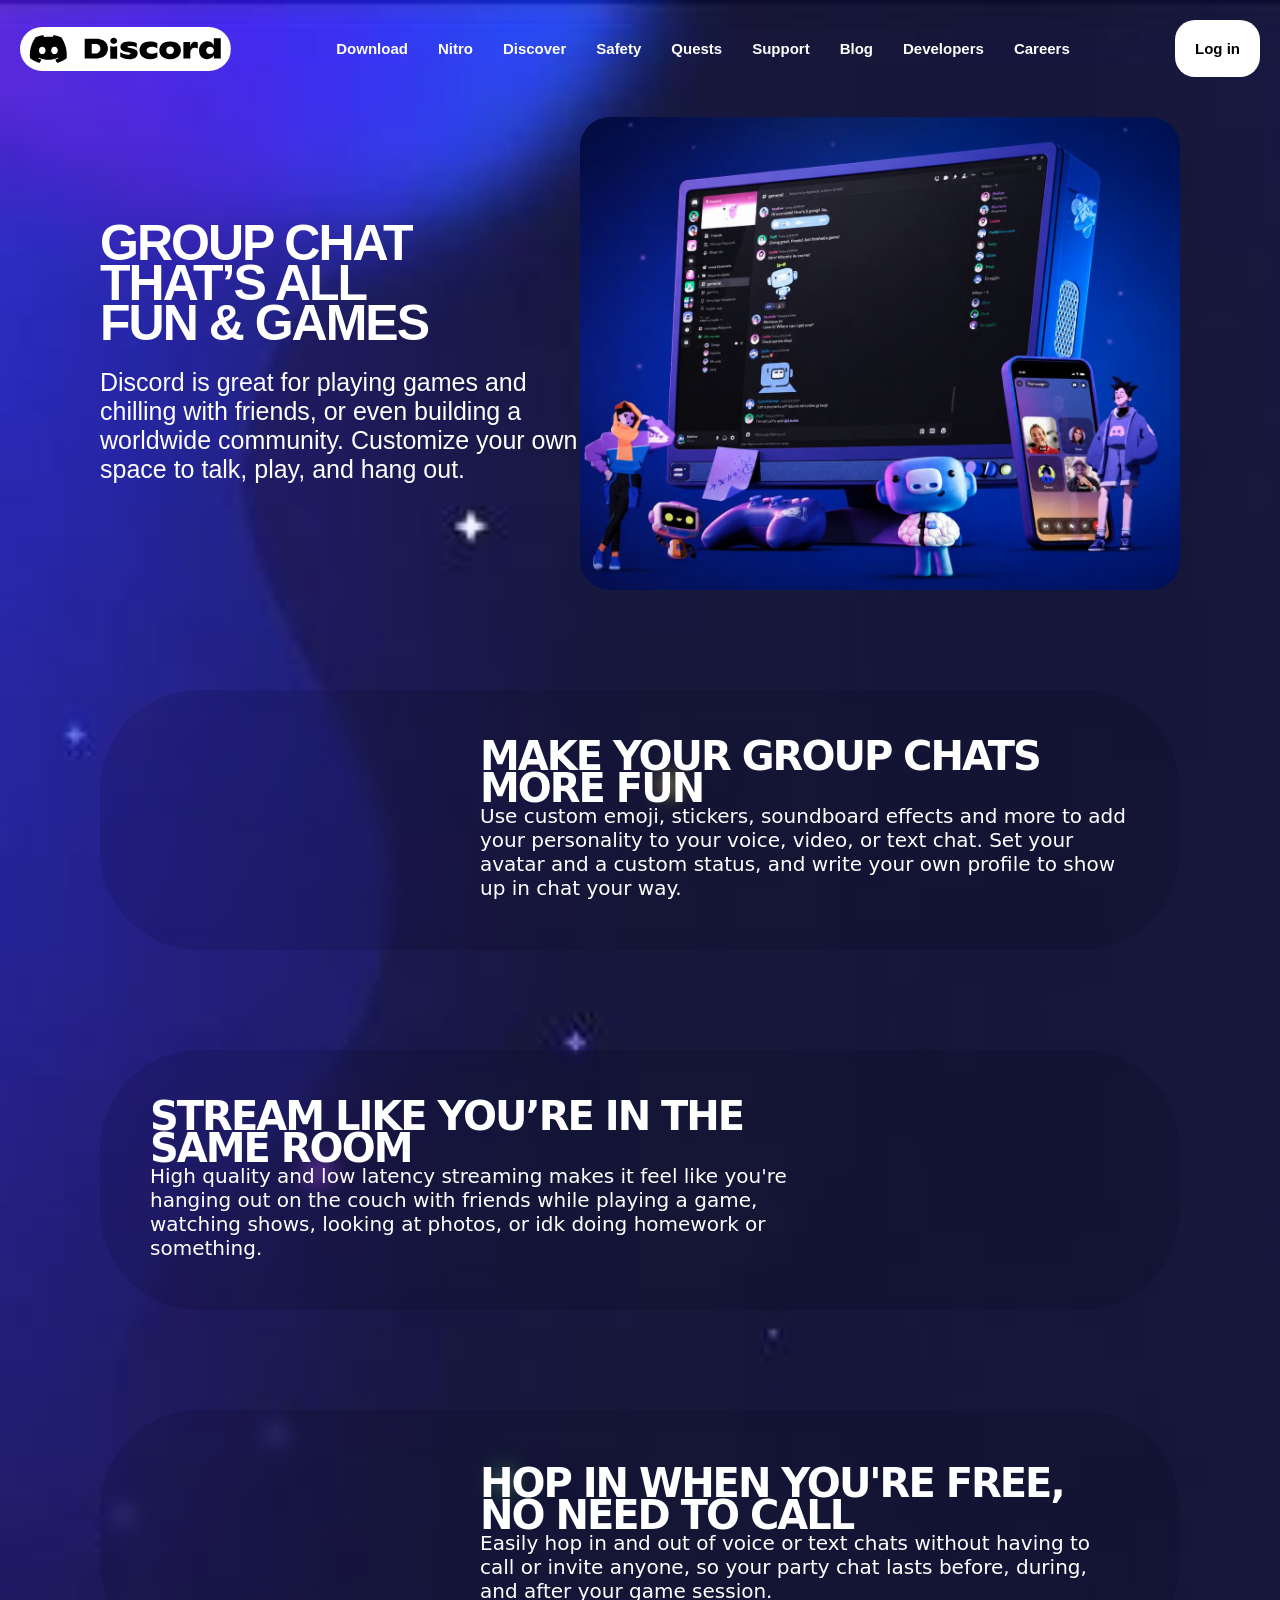
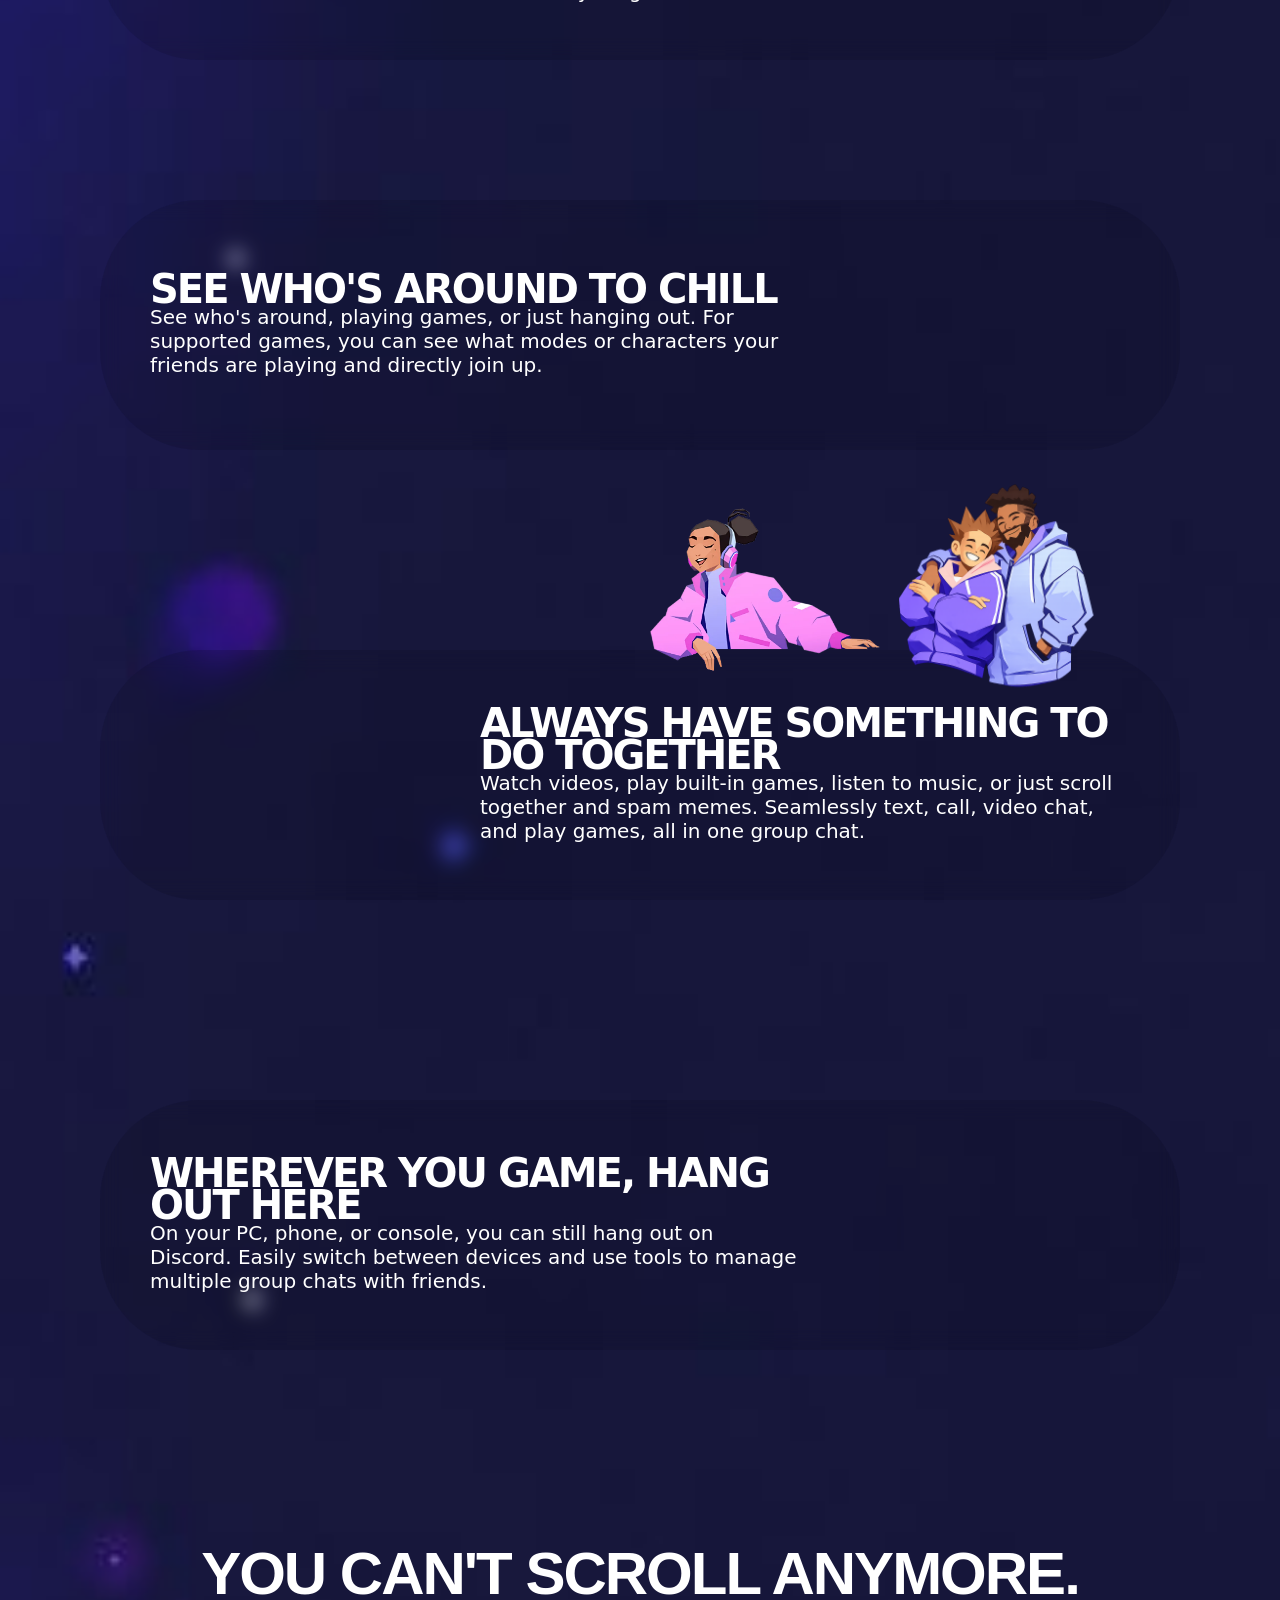
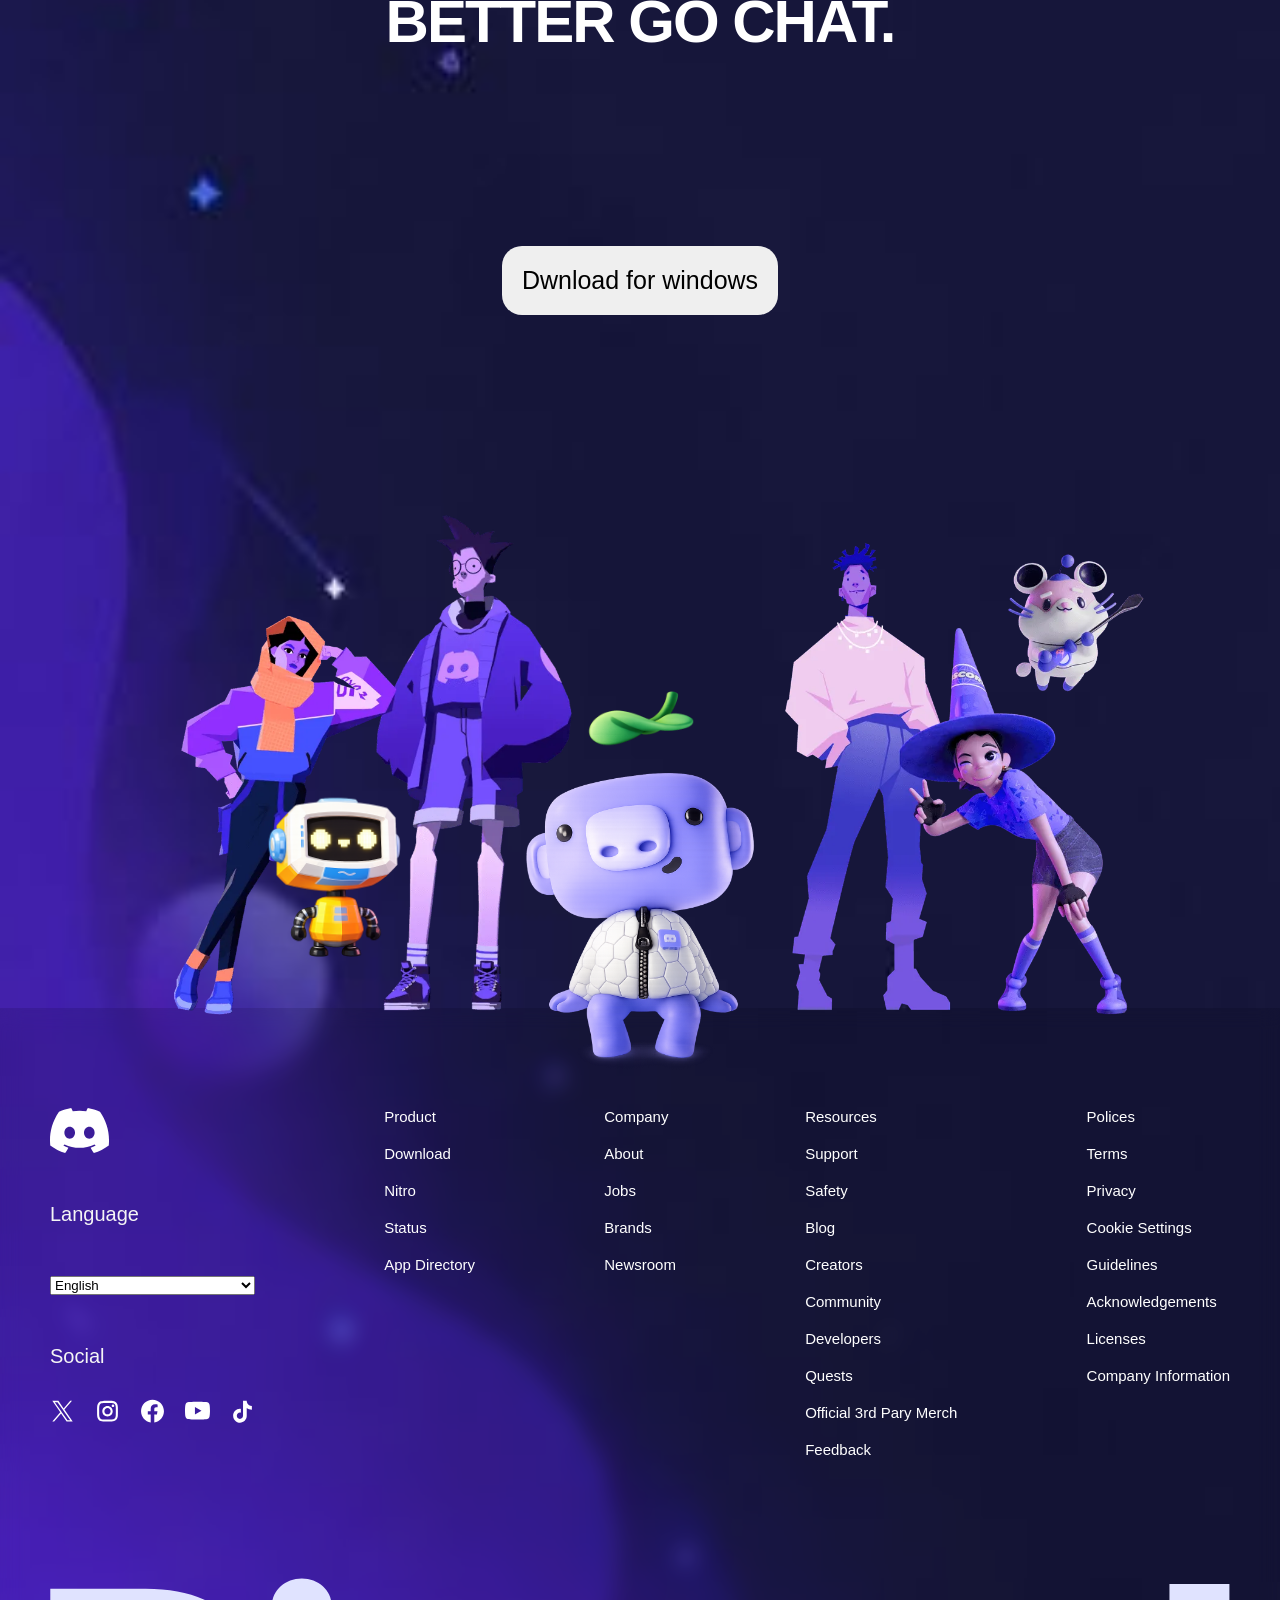
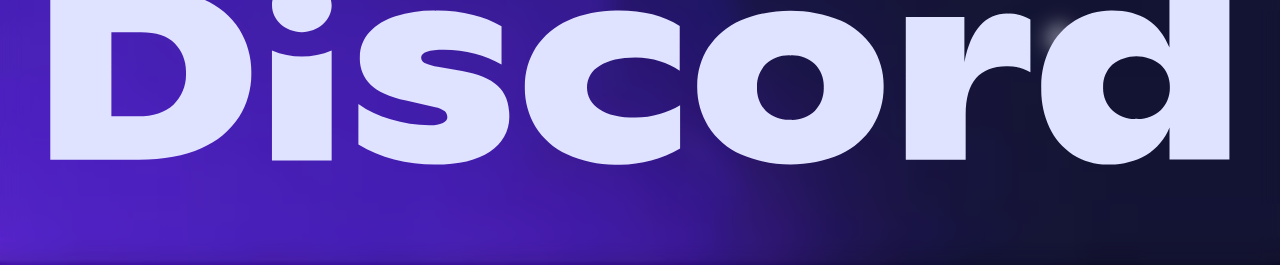
<file: index.html>
<!DOCTYPE html>
<html lang="en">

<head>
    <meta charset="UTF-8">
    <meta name="viewport" content="width=device-width, initial-scale=1.0">
    <title>Document</title>
    <link rel="stylesheet" href="./style.css">
</head>

<body>
    <header>
        <img src="./67d00cf7266d2c75571aebde_Example.svg" alt="">
        <aside>
            <a href="">Download</a>
            <a href="">Nitro</a>
            <a href="">Discover</a>
            <a href="">Safety</a>
            <a href="">Quests</a>
            <a href="">Support</a>
            <a href="">Blog</a>
            <a href="">Developers</a>
            <a href="">Careers</a>
        </aside>
        <a class="login" href="./login.html">Log in</a>
    </header>
    <main>
        <section class="one">
            <aside>
                <h1>Group chat <br> that’s all <br> fun & games</h1>
                <p>Discord is great for playing games and chilling with friends, or even building a worldwide community.
                    Customize your own space to talk, play, and hang out.</p>
            </aside>
            <img src="./photo_2026-06-02_14-52-34.jpg" alt="">
        </section>
        <section class="two">
            <img src="./Без названия.png" alt="">
            <video
                src="./6257adef93867e50d84d30e2_6787b62a9742f59453ba8919_Discord_Websote_Refresh_Emojis2_EN-transcode.mp4"
                autoplay loop></video>
            <aside>
                <h1>MAKE YOUR GROUP CHATS MORE FUN</h1>
                <p>Use custom emoji, stickers, soundboard effects and more to add your personality to your voice, video,
                    or text chat. Set your avatar and a custom status, and write your own profile to show up in chat
                    your way.</p>
            </aside>
        </section>
        <section class="two">
            <img src="./Без названия.png" alt="">
            <aside>
                <h1>stream like you’re in the same room</h1>
                <p>High quality and low latency streaming makes it feel like you're hanging out on the couch with
                    friends while playing a game, watching shows, looking at photos, or idk doing homework or something.
                </p>
            </aside>
            <video src="./6257adef93867e50d84d30e2_6763b611120b46189e164b4a_Discord_Website_Refresh_EN-transcode.mp4"
                autoplay loop></video>
        </section>
        <section class="three">
            <img src="./6836ed13d91ffe6feeb853b4_CardboardBox-p-500.webp" alt="">
            <video src="./6257adef93867e50d84d30e2_683a317f73a44ea577535c09_Homepage_Hop-In_EN-transcode.mp4" autoplay
                loop></video>
            <aside>
                <h1>Hop in when you're free, no need to call</h1>
                <p>Easily hop in and out of voice or text chats without having to call or invite anyone, so your party
                    chat lasts before, during, and after your game session.</p>
            </aside>
        </section>
    </main>
    <main>
        <section class="four">
            <aside>
                <h1>See who's around to chill</h1>
                <p>See who's around, playing games, or just hanging out. For supported games, you can see what modes or
                    characters your friends are playing and directly join up.</p>
            </aside>
            <video src="./6257adef93867e50d84d30e2_683a3195524ad05044d126c9_Homepage_AroundToChill_EN-transcode.mp4"
                autoplay loop></video>
        </section>
        <section class="five">
            <img src="./woman-top.webp" alt="">
            <img class="twoi" src="./d470c96b-a55a-4f21-8d01-df4b0c287859.png" alt="">
            <video src="./four.mp4" autoplay loop></video>
            <aside>
                <h1>always have something to do together</h1>
                <p>Watch videos, play built-in games, listen to music, or just scroll together and spam memes.
                    Seamlessly text, call, video chat, and play games, all in one group chat.</p>
            </aside>
        </section>
        <section class="six">
            <aside>
                <h1>wherever YOU GAME, HANG OUT HERE</h1>
                <p>On your PC, phone, or console, you can still hang out on Discord. Easily switch between devices and
                    use tools to manage multiple group chats with friends.</p>
            </aside>
            <video src="./pos.mp4" autoplay loop></video>
        </section>
        <section class="seven">
            <h1>YOU CAN'T SCROLL ANYMORE. BETTER GO CHAT.</h1>
            <button>Dwnload for windows</button>
            <img class="oll" src="./oll.webp" alt="">
            <img class="xug" src="./xug.png" alt="">
            <img class="lepestok" src="./lepestok.png" alt="">
            <img class="robot" src="./robot.png" alt="">
        </section>
    </main>
    <footer>
        <section>
            <aside class="one">
                <img src="./66e278299a53f5bf88615e90_Symbol.svg" alt="">
                <p>Language</p>
                <select class="lang-select">
                    <option>Čeština</option>
                    <option>Dansk</option>
                    <option>Deutsch</option>
                    <option selected>English</option>
                </select>
                <p>Social</p>
                <div>
                    <img src="./twiter.svg" alt="">
                    <img src="./insta.svg" alt="">
                    <img src="./facebook.svg" alt="">
                    <img src="./youtobe.svg" alt="">
                    <img src="./tiktok.svg" alt="">
                </div>
            </aside>
            <aside class="two">
                <p>Product</p>
                <p>Download</p>
                <p>Nitro</p>
                <p>Status</p>
                <p>App Directory</p>
                </aside>
                <aside class="three">
                    <p>Company</p>
                    <p>About</p>
                    <p>Jobs</p>
                    <p>Brands</p>
                    <p>Newsroom</p>
                </aside>
                <aside class="four">
                    <p>Resources</p>
                    <p>Support</p>
                    <p>Safety</p>
                    <p>Blog</p>
                    <p>Creators</p>
                    <p>Community</p>
                    <p>Developers</p>
                    <p>Quests</p>
                    <p>Official 3rd Pary Merch</p>
                    <p>Feedback</p>
                </aside>
                <aside class="five">
                    <p>Polices</p>
                    <p>Terms</p>
                    <p>Privacy</p>
                    <p>Cookie Settings</p>
                    <p>Guidelines</p>
                    <p>Acknowledgements</p>
                    <p>Licenses</p>
                    <p>Company Information</p>
                </aside>
            </section>
            <img src="./discord.svg" alt="">
    </footer>
</body>

</html>
</file>
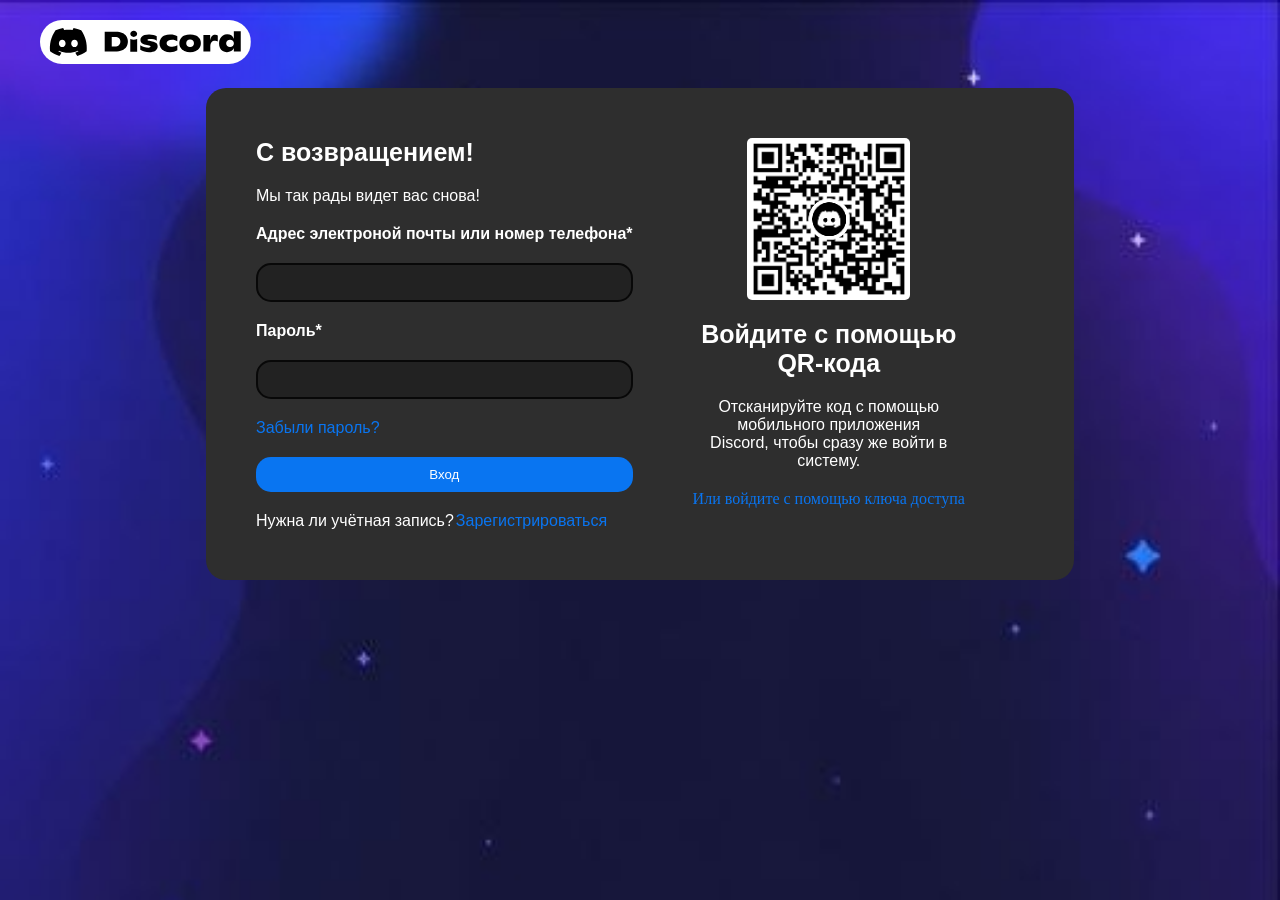
<file: login.html>
<!DOCTYPE html>
<html lang="en">
<head>
    <meta charset="UTF-8">
    <meta name="viewport" content="width=device-width, initial-scale=1.0">
    <title>Document</title>
    <link rel="stylesheet" href="./login.css">
</head>
<body>
    <header>
        <img src="./67d00cf7266d2c75571aebde_Example.svg" alt="">
    </header>
    <main>
        <section>
            <aside class="one">
                <h1>С возвращением!</h1>
                <p>Мы так рады видет вас снова!</p>
                <b>Адрес электроной почты или номер телефона*</b>
                <input type="email">
                <b>Пароль*</b>
                <input type="password">
                <a href="">Забыли пароль?</a>
                <button>Вход</button>
                <div>
                    <p>Нужна ли учётная запись?</p>
                    <a href="">Зарегистрироваться</a>
                </div>
            </aside>
            <aside class="two">
                    <img src="./qr.png" alt="">
                    <h1>Войдите с помощью <br> QR-кода</h1>
                    <p>Отсканируйте код с помощью <br> мобильного приложения <br> Discord, чтобы сразу же войти в <br> систему.</p>
                    <a href="">Или войдите с помощью ключа доступа</a>
            </aside>
        </section>
    </main>
</body>
</html>
</file>
<file: style.css>
*{
    padding: 0;
    margin: 0;
}
body{
    background-image: url(./photo_2026-05-23_14-39-52.jpg);
    background-repeat: no-repeat;
    background-size: cover;
}
header{
    display: flex;
    align-items: center;
    justify-content: space-between;
    padding: 20px;
    img{
        border-radius: 100px;
    }
    aside{
        display: flex;
        gap: 30px;
        a{
            text-decoration: none;
            color: white;
            font-size: 15px;
            font-family: sans-serif;
            font-weight: 900;
        }
    }
    .login{
        border: none;
        padding: 20px;
        font-size: 15px;
        font-weight: bolder;
        font-family: sans-serif;
        border-radius: 20px;
        color: black;
        text-decoration: none;
        background-color: white;
    }
    .login:hover{
        background-color: rgb(173, 172, 172);
    }
}
main{
    padding: 20px 100px;
    position: relative;
    z-index: 20;
    .one{
        display: flex;
        align-items: center;
        aside{
            color: white;
            font-family:sans-serif;
            display: flex;
            flex-direction: column;
            gap: 25px;
            h1{
                font-size: 50px;
                letter-spacing: -2px;
                line-height: 80%;
                font-weight: 900;
                text-transform: uppercase;
            }
            p{
                font-size: 25px;
            }
        }
        img{
            width: 600px;
            border-radius: 30px;
        }
    }
    .two{
        margin-top: 100px;
        position: relative;
        display: flex;
        align-items: center;
        gap: 30px;
        backdrop-filter: blur(10px);
        background-color: transparent;
        background: rgba(0, 0, 0, 0.1);
        padding: 50px;
        border-radius: 100px;
        img{
            display: none;
        }
        video{
            width: 60%;
            border-radius: 70px;
        }
        aside{
            color: white;
            font-family: system-ui, -apple-system, BlinkMacSystemFont, 'Segoe UI', Roboto, Oxygen, Ubuntu, Cantarell, 'Open Sans', 'Helvetica Neue', sans-serif;
            h1{
                font-size: 40px;
                letter-spacing: -2px;
                line-height: 80%;
                font-weight: 900;
                text-transform: uppercase;
            }
            p{
                font-size: 20px;
            }
        }
    }
    .three{
        margin-top: 100px;
        position: relative;
        display: flex;
        align-items: center;
        gap: 30px;
        backdrop-filter: blur(10px);
        background-color: transparent;
        background: rgba(0, 0, 0, 0.1);
        padding: 50px;
        border-radius: 100px;
        video{
            width: 60%;
            border-radius: 70px;
        }
        aside{
            color: white;
            font-family: system-ui, -apple-system, BlinkMacSystemFont, 'Segoe UI', Roboto, Oxygen, Ubuntu, Cantarell, 'Open Sans', 'Helvetica Neue', sans-serif;
            h1{
                font-size: 40px;
                letter-spacing: -2px;
                line-height: 80%;
                font-weight: 900;
                text-transform: uppercase;
            }
            p{
                font-size: 20px;
            }
        }
        img{
            display: none;
        }
    }
    .four{
        margin-top: 100px;
        position: relative;
        display: flex;
        align-items: center;
        gap: 30px;
        backdrop-filter: blur(10px);
        background-color: transparent;
        background: rgba(0, 0, 0, 0.1);
        padding: 50px;
        border-radius: 100px;
        video{
            width: 60%;
            border-radius: 70px;
        }
        aside{
            color: white;
            font-family: system-ui, -apple-system, BlinkMacSystemFont, 'Segoe UI', Roboto, Oxygen, Ubuntu, Cantarell, 'Open Sans', 'Helvetica Neue', sans-serif;
            h1{
                font-size: 40px;
                letter-spacing: -2px;
                line-height: 80%;
                font-weight: 900;
                text-transform: uppercase;
            }
            p{
                font-size: 20px;
            }
        }

    }
    .five{
        margin-top: 200px;
        position: relative;
        display: flex;
        align-items: center;
        gap: 30px;
        backdrop-filter: blur(10px);
        background-color: transparent;
        background: rgba(0, 0, 0, 0.1);
        padding: 50px;
        border-radius: 100px;
        z-index: 20;
        video{
            width: 60%;
            border-radius: 70px;
        }
        aside{
            color: white;
            font-family: system-ui, -apple-system, BlinkMacSystemFont, 'Segoe UI', Roboto, Oxygen, Ubuntu, Cantarell, 'Open Sans', 'Helvetica Neue', sans-serif;
            h1{
                font-size: 40px;
                letter-spacing: -2px;
                line-height: 80%;
                font-weight: 900;
                text-transform: uppercase;
            }
            p{
                font-size: 20px;
            }
        }
        img{
            position: absolute;
            width: 230px;
            top: -142px;
            right: 300px;
            z-index: 20;
        }
        .twoi{
            position: absolute;
            width: 250px;
            top: -200px;
            right: 70px;
            z-index: 10;
        }
    }
    .six{
        margin-top: 200px;
        position: relative;
        display: flex;
        align-items: center;
        gap: 30px;
        backdrop-filter: blur(10px);
        background-color: transparent;
        background: rgba(0, 0, 0, 0.1);
        padding: 50px;
        border-radius: 100px;
        z-index: 20;
        video{
            width: 60%;
            border-radius: 70px;
        }
        aside{
            color: white;
            font-family: system-ui, -apple-system, BlinkMacSystemFont, 'Segoe UI', Roboto, Oxygen, Ubuntu, Cantarell, 'Open Sans', 'Helvetica Neue', sans-serif;
            h1{
                font-size: 40px;
                letter-spacing: -2px;
                line-height: 80%;
                font-weight: 900;
                text-transform: uppercase;
            }
            p{
                font-size: 20px;
            }
        }
    }
    .seven{
        display: flex;
        flex-direction: column;
        align-items: center;
        gap: 200px;
        margin-top: 200px;
        h1{
            color: white;
            letter-spacing: -2px;
            font-family: sans-serif;
            font-size: 60px;
            text-align: center;
            line-height: 80%;
            font-weight: 900;
            text-transform: uppercase;
        }
        button{
            border: none;
            padding: 20px;
            border-radius: 20px;
            font-size: 25px;
            font-weight: 200;
        }
        .oll{
            width: 90%;
            margin-left: 40px;
        }
        .xug{
            width: 300px;
            position: relative;
            margin-top: -550px;
        }
        .lepestok{
            position: relative;
            margin-top: -770px;
            width: 220px;
            animation: appp 5s infinite;
        }
        .robot{
            width: 250px;
            position: relative;
            margin-top: -430px;
            margin-left: -600px;
        }
    }
}
footer{
    display: flex;
    flex-direction: column;
    gap: 120px;
    z-index: 10;
    margin-top: -45px;
    padding: 100px 50px;
    backdrop-filter: blur(10px);
    background-color: transparent;
    background: rgba(0, 0, 0, 0.1);
    section{
        display: flex;
        justify-content: space-between;
        .one{
            display: flex;
            flex-direction: column;
            gap: 50px;
            img{
                width: 60px;
            }
            p{
                font-size: 20px;
                font-family: sans-serif;
                color: whitesmoke;
            }
            div{
                margin-top: -20px;
                display: flex;
                gap: 20px;
                img{
                    width: 25px;
                }
            }
        }
        .two{
            display: flex;
            flex-direction: column;
            gap: 20px;
            p{
                font-size: 15px;
                font-family: sans-serif;
                color: white;
            }
        }
        .three{
            display: flex;
            flex-direction: column;
            gap: 20px;
            p{
                font-size: 15px;
                font-family: sans-serif;
                color: white;
            }
        }
        .four{
            display: flex;
            flex-direction: column;
            gap: 20px;
            p{
                font-size: 15px;
                font-family: sans-serif;
                color: white;
            }
        }
        .five{
            display: flex;
            flex-direction: column;
            gap: 20px;
            p{
                font-size: 15px;
                font-family: sans-serif;
                color: white;
            }
        }
    }
    img{
        width: 100%;
    }
}
@keyframes app {
    0%{
        transform: translateY(0px);
    }   
    50%{
        transform: translateY(50px);
    }   
    100%{
        transform: translateY(0px);
    }   
}
@keyframes appp {
    0%{
        transform: rotate(0deg);
    }   
    50%{
        transform: rotate(20deg);
    }   
    100%{
        transform: rotate(0deg);
    }   
}
@media(max-width:425px){
    header{
        aside{
            display: none;
        }
        img{
            width: 130px;
        }
        .login{
            scale: 70%;
        }
    }
    main{
        padding: 10px;
        display: flex;
        flex-direction: column;
        justify-content: space-between;
        gap: 50px;
        .one{
            flex-direction: column-reverse;
            gap: 20px;
            img{
                width: 90%;
            }
            aside{
                h1{
                    font-size: 40px;
                    text-align: center;
                }
                p{
                    font-size: 20px;
                    text-align: center;
                }
            }
        }
        .two{
            flex-direction: column-reverse;
            width: 70%;
            margin: auto;
            img{
                width: 100px;
            }
            video{
                width: 90%;
            }
            aside{
                display: flex;
                flex-direction: column;
                gap: 20px;
                h1{
                    font-size: 30px;
                    text-align: center;
                }
                p{
                    font-size: 15px;
                    text-align: center;
                }
            }
        }
        .three{
            flex-direction: column-reverse;
            width: 70%;
            margin: auto;
            img{
                width: 100px;
            }
            video{
                width: 90%;
            }
            aside{
                display: flex;
                flex-direction: column;
                gap: 20px;
                h1{
                    font-size: 30px;
                    text-align: center;
                }
                p{
                    font-size: 15px;
                    text-align: center;
                }
            }
        }
        .four{
            flex-direction: column-reverse;
            width: 70%;
            margin: auto;
            img{
                width: 100px;
            }
            video{
                width: 90%;
            }
            aside{
                display: flex;
                flex-direction: column;
                gap: 20px;
                h1{
                    font-size: 30px;
                    text-align: center;
                }
                p{
                    font-size: 15px;
                    text-align: center;
                }
            }
        }
        .five{
            flex-direction: column-reverse;
            width: 70%;
            margin: auto;
            img{
                display: none;
            }
            video{
                width: 90%;
            }
            aside{
                display: flex;
                flex-direction: column;
                gap: 20px;
                h1{
                    font-size: 30px;
                    text-align: center;
                }
                p{
                    font-size: 15px;
                    text-align: center;
                }
            }
        }
        .six{
            flex-direction: column-reverse;
            width: 70%;
            margin: auto;
            img{
                display: none;
            }
            video{
                width: 90%;
            }
            aside{
                display: flex;
                flex-direction: column;
                gap: 20px;
                h1{
                    font-size: 30px;
                    text-align: center;
                }
                p{
                    font-size: 15px;
                    text-align: center;
                }
            }
        }
        .seven{
            h1{
                font-size: 30px;
                margin-top: -50px;
            }
            button{
                scale: 80%;
                margin-top: -50px;
            }
            .oll{
                display: none;
            }
            .robot{
                display: none;
            }
            .xug{
                display: none;
            }
            .lepestok{
                display: none;
            }
        }
    }
    footer{
        section{
            gap: 20px;
            .four{
                display: none;
            }
            .five{
                display: none;
            }
            .two{
                p{
                    font-size: 13px;
                }
            }
            .three{
                display: none;
            }
            .one{
                img{
                    width: 50px;
                }
                p{
                    font-size: 15px;
                }
                select{
                    font-size: 15px;
                    background-color: transparent;
                    border-radius: 20px;
                    padding: 10px;
                    font-weight: 900;
                    backdrop-filter: blur(10px);
                }
            }
        }
    }
}
</file>
<file: login.css>
* {
    padding: 0;
    margin: 0;
}

body {
    background-image: url(./photo_2026-05-23_14-39-52.jpg);
    background-repeat: no-repeat;
    background-size: cover;
}

header {
    padding: 20px 40px;

    img {
        border-radius: 100px;
    }
}

main {
    section {
        width: 60%;
        margin: auto;
        display: flex;
        background-color: rgb(46, 46, 46);
        padding: 50px;
        border-radius: 20px;
        gap: 60px;
        .one {
            gap: 20px;
            display: flex;
            flex-direction: column;

            a {
                color: rgb(9, 117, 241);
                font-family: sans-serif;
                text-decoration: none;
            }

            h1 {
                color: white;
                font-family: sans-serif;
                font-size: 25px;
            }

            p {
                color: white;
                font-family: sans-serif;
            }

            b {
                color: white;
                font-family: sans-serif;
            }

            button {
                background-color: rgb(9, 117, 241);
                border: none;
                color: white;
                padding: 10px;
                border-radius: 15px;
            }

            input {
                padding: 10px;
                border-radius: 15px;
                border: 2px solid rgb(8, 8, 8);
                background-color: rgb(34, 34, 34);
                color: white;
            }
            input:focus{
                outline:  2px solid rgb(9, 117, 241);
                border: none;
            }
            div{
                display: flex;
                gap: 2px;
                align-items: center;
            }
        }
        .two{
            display: flex;
            flex-direction: column;
            align-items: center;
            gap: 20px;
            img{
                border-radius: 5px;
                width: 60%;
            }
            h1{
                text-align: center;
                font-size: 25px;
                font-family: sans-serif;
                color: white;
            }
            p{
                text-align: center;
                font-family: sans-serif;
                color: white;
            }
            a{
                text-align: center;
                color: rgb(9, 117, 241);
                text-decoration: none;
            }
        }
    }
}
@media(max-width:425px){
    header{
        width: 50%;
        margin: auto;
        img{
            width: 100%;
        }
    }
    main{
        margin-top: -20px;
        section{
            scale: 90%;
            .one{
                div{
                    gap: 10px;
                    p{
                        font-size: 15px;
                    }
                    a{
                        font-size: 15px;
                    }
                }
            }
            .two{
                display: none;
            }
        }
    }
}
</file>
